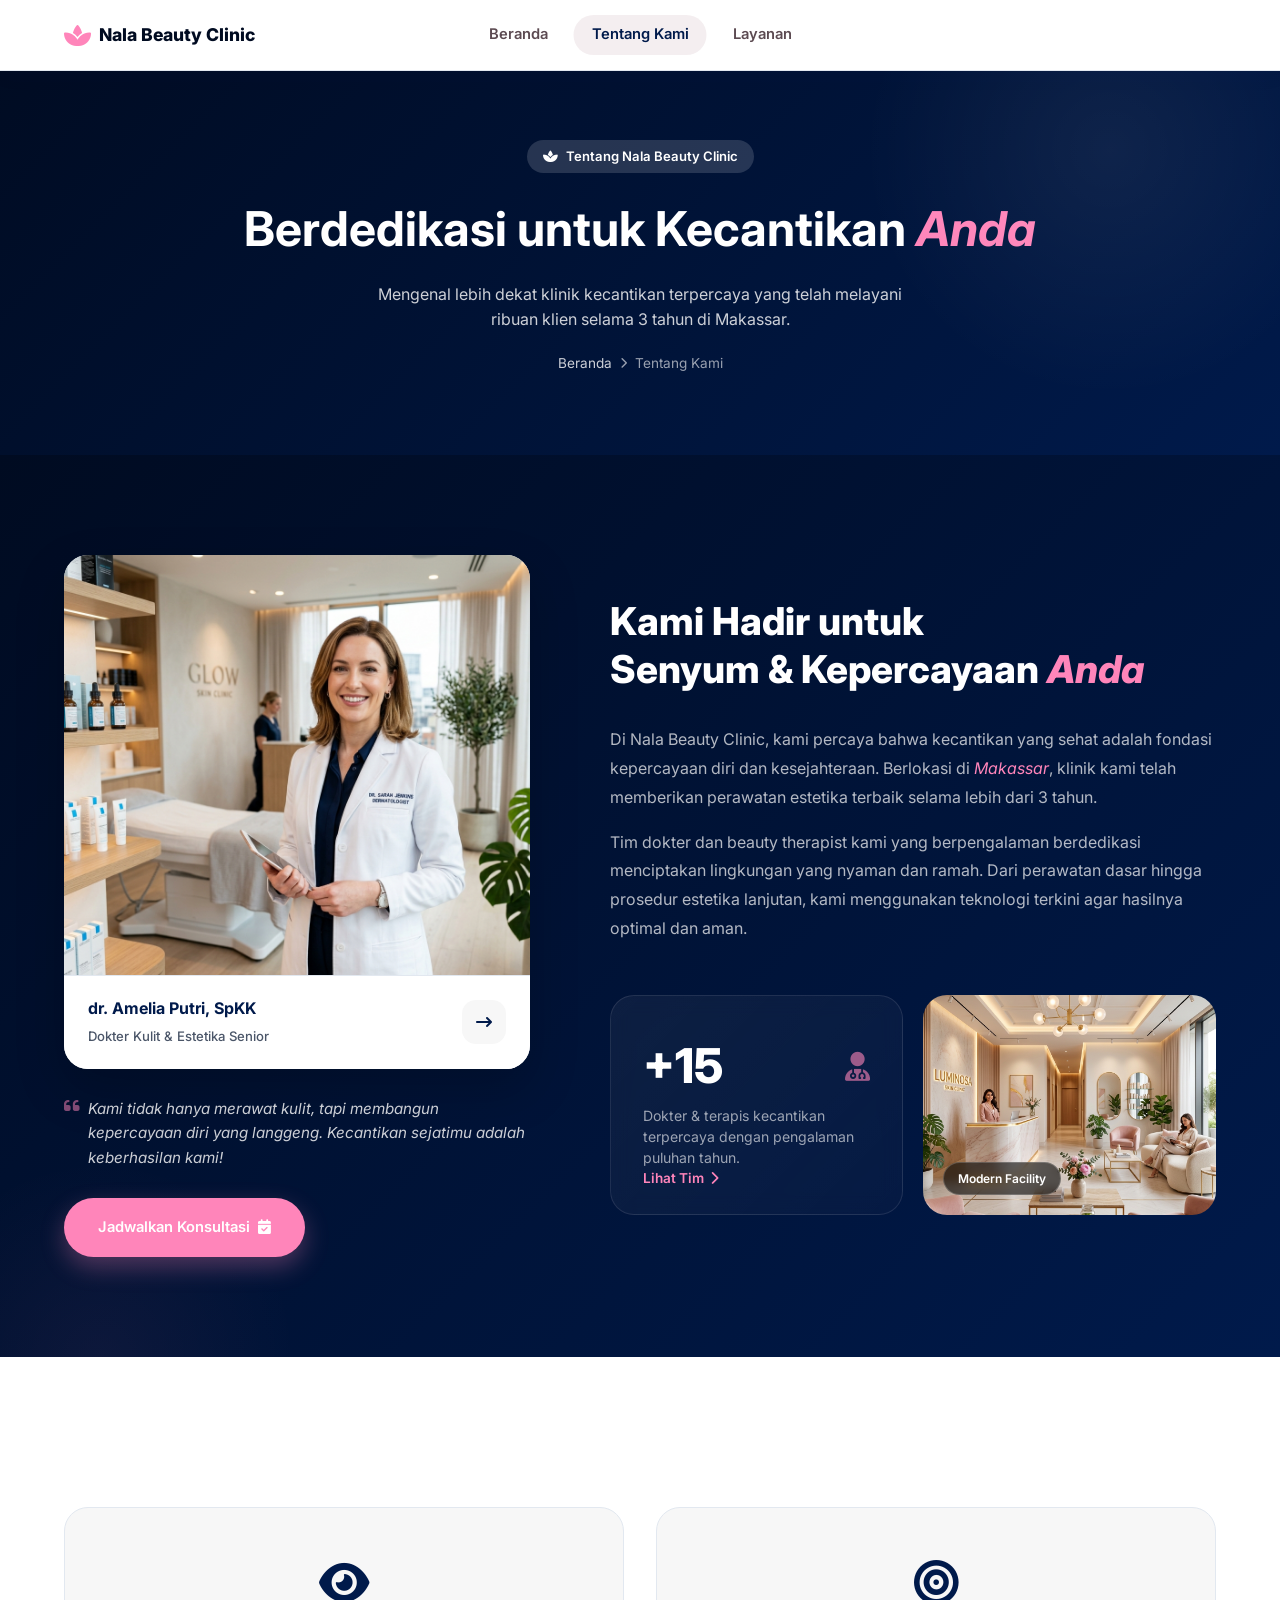
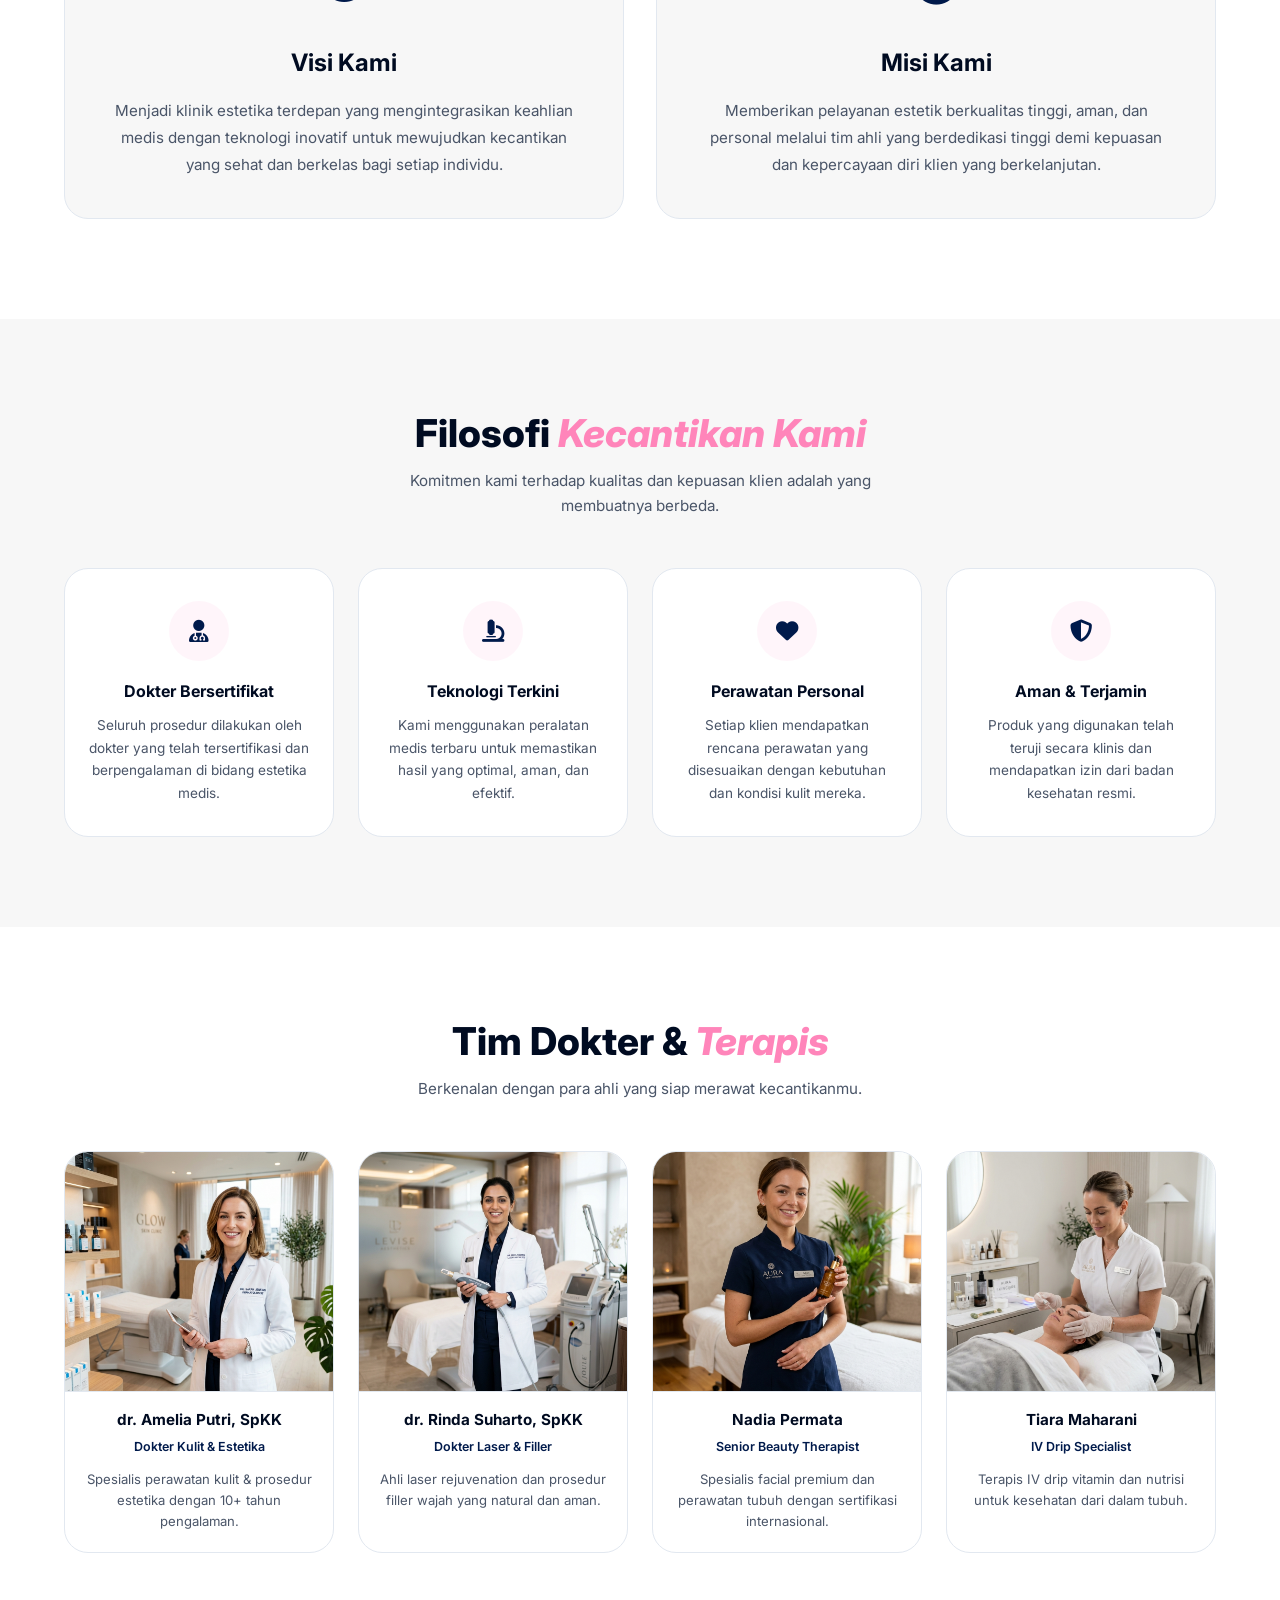
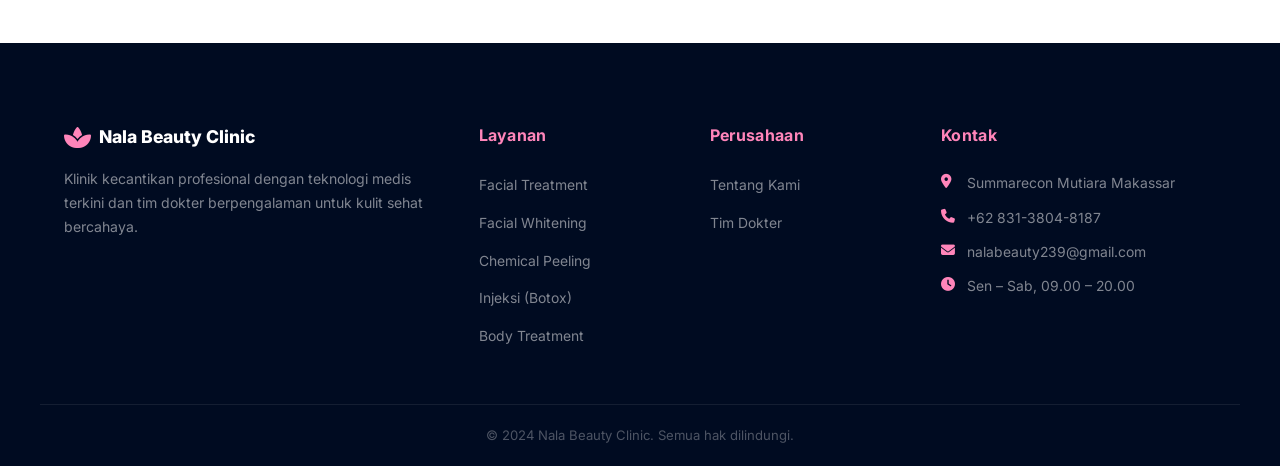
<file: about.html>
<!DOCTYPE html>
<html lang="id">
<head>
  <meta charset="UTF-8" />
  <meta name="viewport" content="width=device-width, initial-scale=1.0" />
  <meta name="description" content="Tentang Nala Beauty Clinic – Tim dokter kecantikan berpengalaman di Makassar. Kenali kami lebih dekat." />
  <title>Tentang Kami – Nala Beauty Clinic</title>
  <link rel="preconnect" href="https://fonts.googleapis.com" />
  <link rel="preconnect" href="https://fonts.gstatic.com" crossorigin />
  <link href="https://fonts.googleapis.com/css2?family=Inter:wght@400;500;600;700;800&display=swap" rel="stylesheet" />
  <link rel="stylesheet" href="https://cdnjs.cloudflare.com/ajax/libs/font-awesome/6.5.0/css/all.min.css" />
  <link rel="stylesheet" href="shared.css" />
  <link rel="stylesheet" href="about.css" />
</head>
<body>

  <!-- ===== NAVBAR ===== -->
  <header class="navbar" id="navbar">
    <div class="container nav-inner">
      <a href="index.html" class="logo">
        <i class="fa-solid fa-spa logo-icon"></i>
        <span class="logo-text">Nala Beauty Clinic</span>
      </a>
      <nav class="nav-links" id="nav-links">
        <a href="index.html" class="nav-link">Beranda</a>
        <a href="about.html" class="nav-link active">Tentang Kami</a>
        <a href="services.html" class="nav-link">Layanan</a>
      </nav>
      <button class="hamburger" id="hamburger" aria-label="Toggle menu">
        <span></span><span></span><span></span>
      </button>
    </div>
  </header>

  <!-- ===== PAGE HERO ===== -->
  <section class="page-hero">
    <div class="page-hero-eyebrow"><i class="fa-solid fa-spa"></i> Tentang Nala Beauty Clinic</div>
    <h1>Berdedikasi untuk Kecantikan <span class="highlight-italic pink">Anda</span></h1>
    <p>Mengenal lebih dekat klinik kecantikan terpercaya yang telah melayani ribuan klien selama 3 tahun di Makassar.</p>
    <div class="breadcrumb">
      <a href="index.html">Beranda</a>
      <i class="fa-solid fa-chevron-right"></i>
      <span>Tentang Kami</span>
    </div>
  </section>
  
  <!-- ===== ABOUT MAIN ===== -->
  <section class="about-main">
    <div class="container about-inner">
      <!-- Left: doctor card & CTA -->
      <div class="about-left" data-aos="fade-right">
        <div class="doctor-card-wrapper">
          <div class="doctor-card">
            <div class="doctor-img-placeholder">
              <img src="assets/team/amelia.png" alt="dr. Amelia Putri">
            </div>
            <div class="doctor-info-tag">
              <div class="doctor-meta">
                <strong>dr. Amelia Putri, SpKK</strong>
                <span>Dokter Kulit & Estetika Senior</span>
              </div>
              <a href="#team" class="corner-btn"><i class="fa-solid fa-arrow-right-long"></i></a>
            </div>
          </div>
          <div class="quote-box">
             <i class="fa-solid fa-quote-left quote-icon"></i>
             <p>Kami tidak hanya merawat kulit, tapi membangun kepercayaan diri yang langgeng. Kecantikan sejatimu adalah keberhasilan kami!</p>
          </div>
          <a href="https://wa.me/6283138048187" class="btn btn-rose-glow">Jadwalkan Konsultasi <i class="fa-solid fa-calendar-check"></i></a>
        </div>
      </div>

      <!-- Right: introduction text & stats -->
      <div class="about-right" data-aos="fade-left">
        <div class="about-content">
          <h2 class="section-title white">Kami Hadir untuk<br>Senyum & Kepercayaan <span class="highlight-italic pink">Anda</span></h2>
          <div class="about-desc-wrapper">
            <p class="about-desc">
              Di Nala Beauty Clinic, kami percaya bahwa kecantikan yang sehat adalah fondasi kepercayaan diri dan kesejahteraan. Berlokasi di <span class="highlight-italic pink">Makassar</span>, klinik kami telah memberikan perawatan estetika terbaik selama lebih dari 3 tahun.
            </p>
            <p class="about-desc">
              Tim dokter dan beauty therapist kami yang berpengalaman berdedikasi menciptakan lingkungan yang nyaman dan ramah. Dari perawatan dasar hingga prosedur estetika lanjutan, kami menggunakan teknologi terkini agar hasilnya optimal dan aman.
            </p>
          </div>
          
          <div class="about-stats-grid">
            <div class="stat-card rose-gradient">
              <div class="stat-header">
                <span class="stat-num">+15</span>
                <i class="fa-solid fa-user-doctor stat-icon"></i>
              </div>
              <p class="stat-text">Dokter & terapis kecantikan terpercaya dengan pengalaman puluhan tahun.</p>
              <a href="#team" class="stat-link">Lihat Tim <i class="fa-solid fa-chevron-right"></i></a>
            </div>
            <div class="stat-card clinic-img-card">
              <div class="clinic-img-overlay">
                <img src="assets/clinic/interior.png" alt="Interior Nala Beauty Clinic">
                <div class="img-badge">Modern Facility</div>
              </div>
            </div>
          </div>
        </div>
      </div>
    </div>
  </section>

  <!-- ===== VISION & MISSION ===== -->
  <section class="vision-mission">
    <div class="container">
      <div class="vm-grid">
        <div class="vm-card" data-aos="fade-up">
          <div class="vm-icon"><i class="fa-solid fa-eye"></i></div>
          <h3>Visi Kami</h3>
          <p>Menjadi klinik estetika terdepan yang mengintegrasikan keahlian medis dengan teknologi inovatif untuk mewujudkan kecantikan yang sehat dan berkelas bagi setiap individu.</p>
        </div>
        <div class="vm-card" data-aos="fade-up" data-aos-delay="100">
          <div class="vm-icon"><i class="fa-solid fa-bullseye"></i></div>
          <h3>Misi Kami</h3>
          <p>Memberikan pelayanan estetik berkualitas tinggi, aman, dan personal melalui tim ahli yang berdedikasi tinggi demi kepuasan dan kepercayaan diri klien yang berkelanjutan.</p>
        </div>
      </div>
    </div>
  </section>

  <!-- ===== VALUES ===== -->
  <section class="values">
    <div class="container">
      <div class="section-header" data-aos="fade-up">
        <h2 class="section-title dark">Filosofi <span class="highlight-italic pink">Kecantikan Kami</span></h2>
        <p class="section-sub">Komitmen kami terhadap kualitas dan kepuasan klien adalah yang membuatnya berbeda.</p>
      </div>
      <div class="values-grid" data-aos="fade-up">
        <div class="value-card">
          <div class="value-icon"><i class="fa-solid fa-user-doctor"></i></div>
          <h3>Dokter Bersertifikat</h3>
          <p>Seluruh prosedur dilakukan oleh dokter yang telah tersertifikasi dan berpengalaman di bidang estetika medis.</p>
        </div>
        <div class="value-card">
          <div class="value-icon"><i class="fa-solid fa-microscope"></i></div>
          <h3>Teknologi Terkini</h3>
          <p>Kami menggunakan peralatan medis terbaru untuk memastikan hasil yang optimal, aman, dan efektif.</p>
        </div>
        <div class="value-card">
          <div class="value-icon"><i class="fa-solid fa-heart"></i></div>
          <h3>Perawatan Personal</h3>
          <p>Setiap klien mendapatkan rencana perawatan yang disesuaikan dengan kebutuhan dan kondisi kulit mereka.</p>
        </div>
        <div class="value-card">
          <div class="value-icon"><i class="fa-solid fa-shield-halved"></i></div>
          <h3>Aman & Terjamin</h3>
          <p>Produk yang digunakan telah teruji secara klinis dan mendapatkan izin dari badan kesehatan resmi.</p>
        </div>
      </div>
    </div>
  </section>

  <!-- ===== TEAM ===== -->
  <section class="team" id="team">
    <div class="container">
      <div class="section-header" data-aos="fade-up">
        <h2 class="section-title dark">Tim Dokter & <span class="highlight-italic pink">Terapis</span></h2>
        <p class="section-sub">Berkenalan dengan para ahli yang siap merawat kecantikanmu.</p>
      </div>
      <div class="team-grid" data-aos="fade-up">
        <div class="team-card">
          <div class="team-img"><img src="assets/team/amelia.png" alt="dr. Amelia Putri"></div>
          <h3>dr. Amelia Putri, SpKK</h3>
          <span>Dokter Kulit & Estetika</span>
          <p>Spesialis perawatan kulit & prosedur estetika dengan 10+ tahun pengalaman.</p>
        </div>
        <div class="team-card">
          <div class="team-img"><img src="assets/team/rinda.png" alt="dr. Rinda Suharto"></div>
          <h3>dr. Rinda Suharto, SpKK</h3>
          <span>Dokter Laser & Filler</span>
          <p>Ahli laser rejuvenation dan prosedur filler wajah yang natural dan aman.</p>
        </div>
        <div class="team-card">
          <div class="team-img"><img src="assets/team/nadia.png" alt="Nadia Permata"></div>
          <h3>Nadia Permata</h3>
          <span>Senior Beauty Therapist</span>
          <p>Spesialis facial premium dan perawatan tubuh dengan sertifikasi internasional.</p>
        </div>
        <div class="team-card">
          <div class="team-img"><img src="assets/team/tiara.png" alt="Tiara Maharani"></div>
          <h3>Tiara Maharani</h3>
          <span>IV Drip Specialist</span>
          <p>Terapis IV drip vitamin dan nutrisi untuk kesehatan dari dalam tubuh.</p>
        </div>
      </div>
    </div>
  </section>

  <!-- ===== FOOTER ===== -->
  <footer class="footer">
    <div class="container footer-inner">
      <div class="footer-brand">
        <a href="index.html" class="logo">
          <i class="fa-solid fa-spa logo-icon"></i>
          <span class="logo-text">Nala Beauty Clinic</span>
        </a>
        <p class="footer-tagline">Klinik kecantikan profesional dengan teknologi medis terkini dan tim dokter berpengalaman untuk kulit sehat bercahaya.</p>

      </div>
      <div class="footer-links">
        <h4>Layanan</h4>
        <ul>
          <li><a href="service-facial.html">Facial Treatment</a></li>
          <li><a href="service-whitening.html">Facial Whitening</a></li>
          <li><a href="service-peeling.html">Chemical Peeling</a></li>
          <li><a href="service-botox.html">Injeksi (Botox)</a></li>
          <li><a href="service-body.html">Body Treatment</a></li>
        </ul>
      </div>
      <div class="footer-links">
        <h4>Perusahaan</h4>
        <ul>
          <li><a href="about.html">Tentang Kami</a></li>
          <li><a href="about.html">Tim Dokter</a></li>
        </ul>
      </div>
      <div class="footer-contact">
        <h4>Kontak</h4>
        <ul>
          <li><i class="fa-solid fa-location-dot"></i>Summarecon Mutiara Makassar</li>
          <li><i class="fa-solid fa-phone"></i> +62 831-3804-8187</li>
          <li><i class="fa-solid fa-envelope"></i> nalabeauty239@gmail.com</li>
          <li><i class="fa-solid fa-clock"></i> Sen – Sab, 09.00 – 20.00</li>
        </ul>
      </div>
    </div>
    <div class="footer-bottom">
      <p>© 2024 Nala Beauty Clinic. Semua hak dilindungi.</p>
    </div>
  </footer>

  <script src="js/main.js"></script>
</body>
</html>
</file>
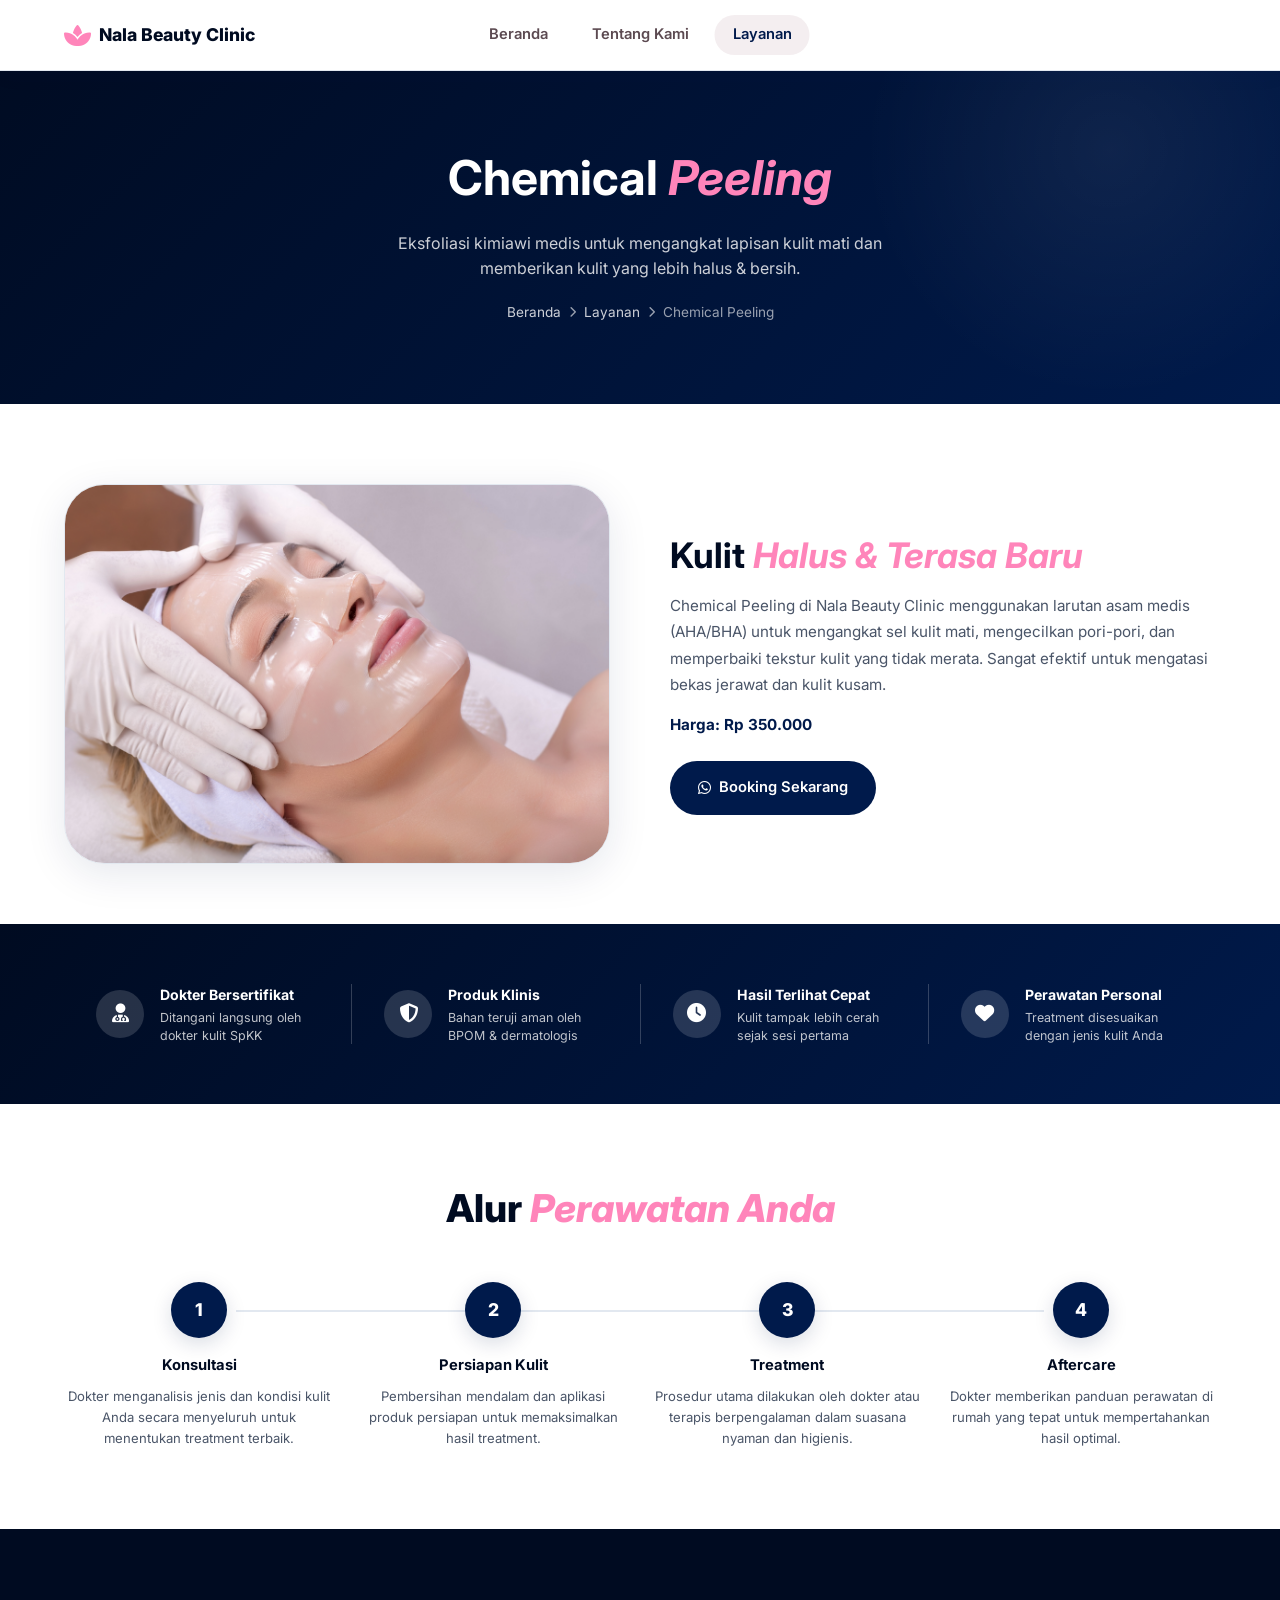
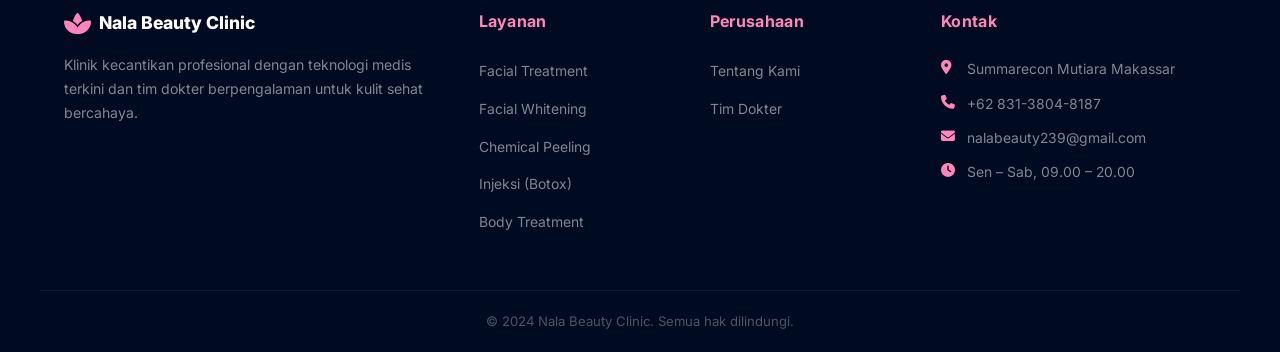
<file: service-peeling.html>
<!DOCTYPE html>
<html lang="id">
<head>
  <meta charset="UTF-8" />
  <meta name="viewport" content="width=device-width, initial-scale=1.0" />
  <meta name="description" content="Perawatan Wajah – Facial premium, chemical peeling, microdermabrasi, dan HydraFacial oleh dokter bersertifikat di Nala Beauty Clinic Makassar." />
  <title>Chemical Peeling – Nala Beauty Clinic</title>
  <link rel="preconnect" href="https://fonts.googleapis.com" />
  <link rel="preconnect" href="https://fonts.gstatic.com" crossorigin />
  <link href="https://fonts.googleapis.com/css2?family=Inter:wght@400;500;600;700;800&display=swap" rel="stylesheet" />
  <link rel="stylesheet" href="https://cdnjs.cloudflare.com/ajax/libs/font-awesome/6.5.0/css/all.min.css" />
  <link rel="stylesheet" href="shared.css" />
  <link rel="stylesheet" href="service-detail.css" />
</head>
<body>

  <!-- NAVBAR -->
  <header class="navbar" id="navbar">
    <div class="container nav-inner">
      <a href="index.html" class="logo">
        <i class="fa-solid fa-spa logo-icon"></i>
        <span class="logo-text">Nala Beauty Clinic</span>
      </a>
      <nav class="nav-links" id="nav-links">
        <a href="index.html" class="nav-link">Beranda</a>
        <a href="about.html" class="nav-link">Tentang Kami</a>
        <a href="services.html" class="nav-link active">Layanan</a>
      </nav>
      <button class="hamburger" id="hamburger" aria-label="Toggle menu"><span></span><span></span><span></span></button>
    </div>
  </header>

  <!-- PAGE HERO -->
  <section class="page-hero">
    <h1>Chemical <span class="highlight-italic pink">Peeling</span></h1>
    <p>Eksfoliasi kimiawi medis untuk mengangkat lapisan kulit mati dan memberikan kulit yang lebih halus & bersih.</p>
    <div class="breadcrumb">
      <a href="index.html">Beranda</a><i class="fa-solid fa-chevron-right"></i>
      <a href="services.html">Layanan</a><i class="fa-solid fa-chevron-right"></i>
      <span>Chemical Peeling</span>
    </div>
  </section>

  <!-- INTRO -->
  <section class="service-intro">
    <div class="container service-intro-inner">
      <img src="assets/chemical.jpg" class="service-intro-img" data-aos="fade-right">
      </img>
      <div class="service-intro-content" data-aos="fade-left">
        <h2>Kulit <span class="highlight-italic pink">Halus & Terasa Baru</span></h2>
        <p>Chemical Peeling di Nala Beauty Clinic menggunakan larutan asam medis (AHA/BHA) untuk mengangkat sel kulit mati, mengecilkan pori-pori, dan memperbaiki tekstur kulit yang tidak merata. Sangat efektif untuk mengatasi bekas jerawat dan kulit kusam.</p>
        <div class="detail-price">Harga: Rp 350.000</div>
        <a href="https://wa.me/6283138048187" class="btn btn-primary" target="_blank">
          <i class="fa-brands fa-whatsapp"></i> Booking Sekarang
        </a>
      </div>
    </div>
  </section>

  <!-- BENEFITS BAR -->
  <div class="benefits-bar">
    <div class="container benefits-inner">
      <div class="benefit-item">
        <div class="benefit-icon"><i class="fa-solid fa-user-doctor"></i></div>
        <div><h4>Dokter Bersertifikat</h4><p>Ditangani langsung oleh dokter kulit SpKK</p></div>
      </div>
      <div class="benefit-item">
        <div class="benefit-icon"><i class="fa-solid fa-shield-halved"></i></div>
        <div><h4>Produk Klinis</h4><p>Bahan teruji aman oleh BPOM & dermatologis</p></div>
      </div>
      <div class="benefit-item">
        <div class="benefit-icon"><i class="fa-solid fa-clock"></i></div>
        <div><h4>Hasil Terlihat Cepat</h4><p>Kulit tampak lebih cerah sejak sesi pertama</p></div>
      </div>
      <div class="benefit-item">
        <div class="benefit-icon"><i class="fa-solid fa-heart"></i></div>
        <div><h4>Perawatan Personal</h4><p>Treatment disesuaikan dengan jenis kulit Anda</p></div>
      </div>
    </div>
  </div>



  <!-- PROCESS STEPS -->
  <section class="process-section">
    <div class="container">
      <div class="section-header" data-aos="fade-up">
        <h2 class="section-title dark">Alur <span class="highlight-italic pink">Perawatan Anda</span></h2>
      </div>
      <div class="steps-row" data-aos="fade-up">
        <div class="step">
          <div class="step-num">1</div>
          <h4>Konsultasi</h4>
          <p>Dokter menganalisis jenis dan kondisi kulit Anda secara menyeluruh untuk menentukan treatment terbaik.</p>
        </div>
        <div class="step">
          <div class="step-num">2</div>
          <h4>Persiapan Kulit</h4>
          <p>Pembersihan mendalam dan aplikasi produk persiapan untuk memaksimalkan hasil treatment.</p>
        </div>
        <div class="step">
          <div class="step-num">3</div>
          <h4>Treatment</h4>
          <p>Prosedur utama dilakukan oleh dokter atau terapis berpengalaman dalam suasana nyaman dan higienis.</p>
        </div>
        <div class="step">
          <div class="step-num">4</div>
          <h4>Aftercare</h4>
          <p>Dokter memberikan panduan perawatan di rumah yang tepat untuk mempertahankan hasil optimal.</p>
        </div>
      </div>
    </div>
  </section>

  <!-- FOOTER -->
  <footer class="footer">
    <div class="container footer-inner">
      <div class="footer-brand">
        <a href="index.html" class="logo">
          <i class="fa-solid fa-spa logo-icon"></i>
          <span class="logo-text">Nala Beauty Clinic</span>
        </a>
        <p class="footer-tagline">Klinik kecantikan profesional dengan teknologi medis terkini dan tim dokter berpengalaman untuk kulit sehat bercahaya.</p>

      </div>
      <div class="footer-links">
        <h4>Layanan</h4>
        <ul>
          <li><a href="service-facial.html">Facial Treatment</a></li>
          <li><a href="service-whitening.html">Facial Whitening</a></li>
          <li><a href="service-peeling.html">Chemical Peeling</a></li>
          <li><a href="service-botox.html">Injeksi (Botox)</a></li>
          <li><a href="service-body.html">Body Treatment</a></li>
        </ul>
      </div>
      <div class="footer-links">
        <h4>Perusahaan</h4>
        <ul>
          <li><a href="about.html">Tentang Kami</a></li>
          <li><a href="about.html">Tim Dokter</a></li>
        </ul>
      </div>
      <div class="footer-contact">
        <h4>Kontak</h4>
        <ul>
          <li><i class="fa-solid fa-location-dot"></i>Summarecon Mutiara Makassar</li>
          <li><i class="fa-solid fa-phone"></i> +62 831-3804-8187</li>
          <li><i class="fa-solid fa-envelope"></i> nalabeauty239@gmail.com</li>
          <li><i class="fa-solid fa-clock"></i> Sen – Sab, 09.00 – 20.00</li>
        </ul>
      </div>
    </div>
    <div class="footer-bottom"><p>© 2024 Nala Beauty Clinic. Semua hak dilindungi.</p></div>
  </footer>

  <script src="js/main.js"></script>
</body>
</html>
</file>
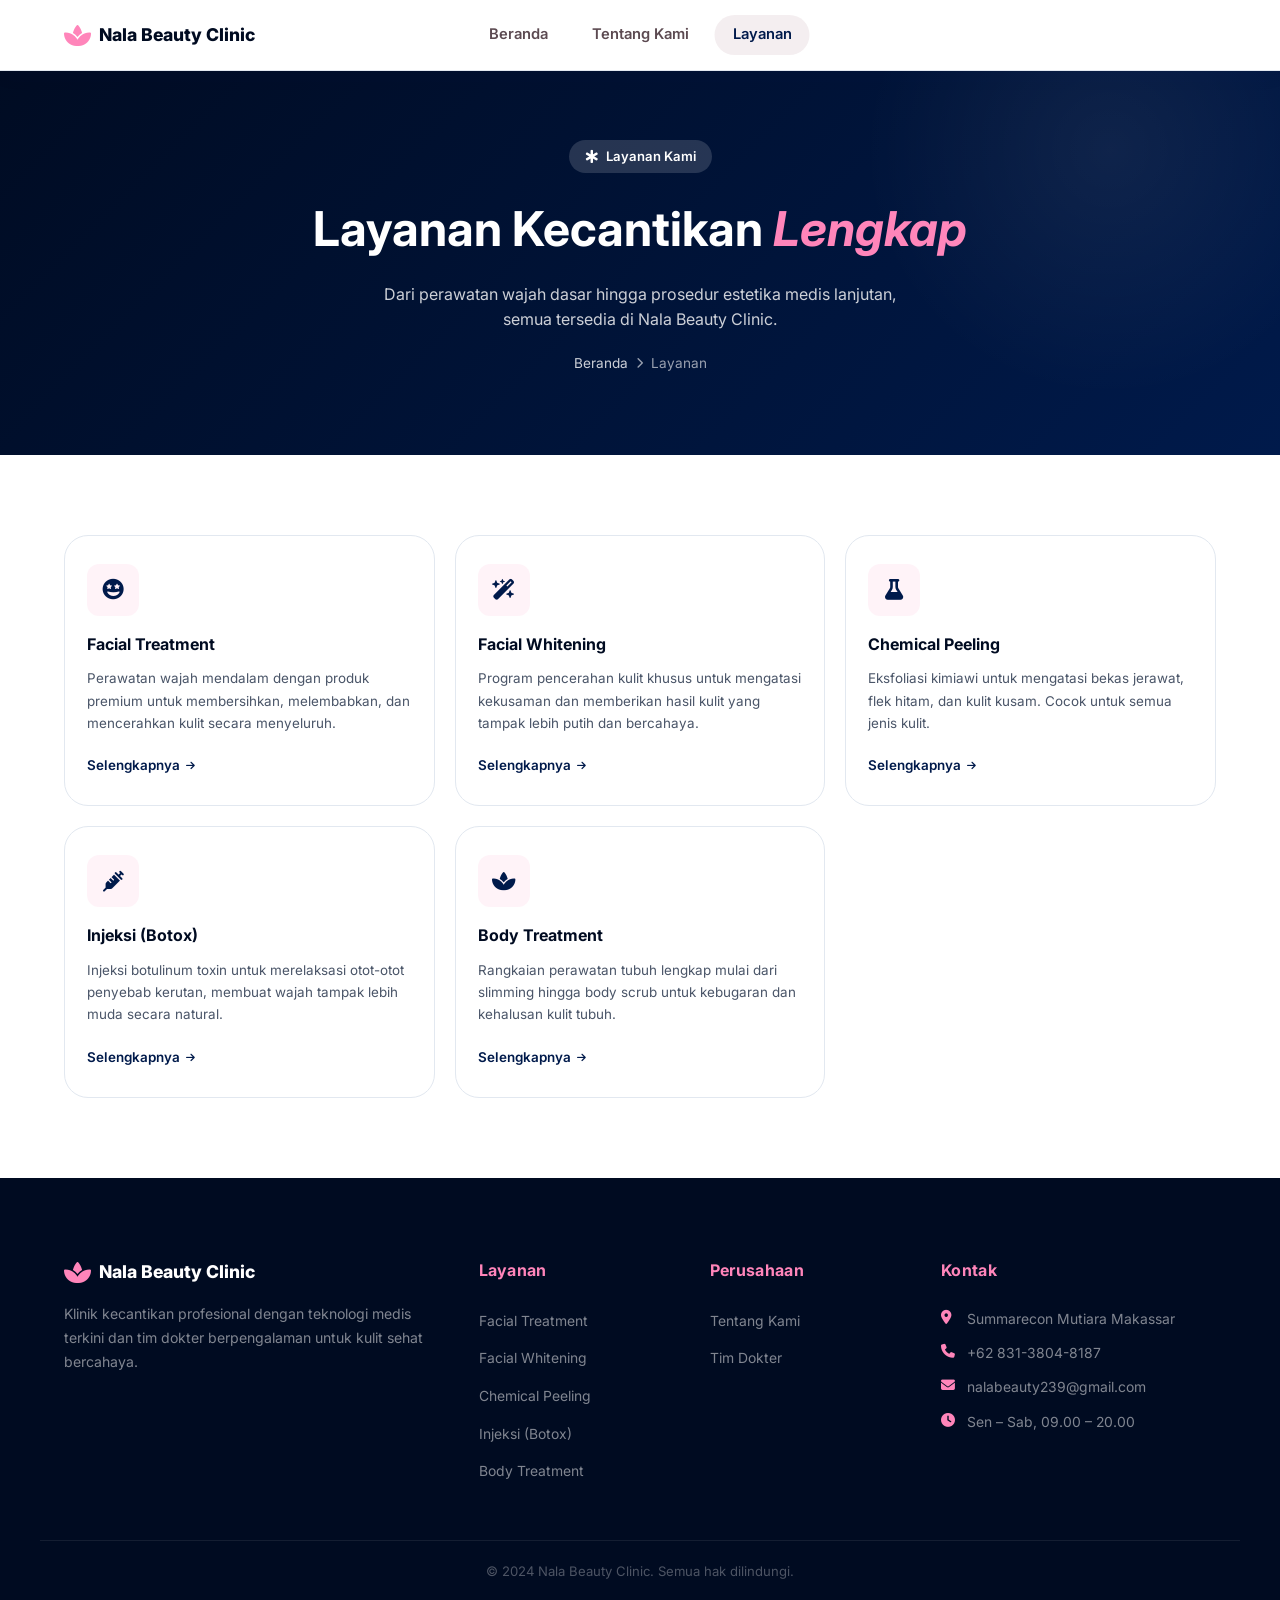
<file: services.html>
<!DOCTYPE html>
<html lang="id">
<head>
  <meta charset="UTF-8" />
  <meta name="viewport" content="width=device-width, initial-scale=1.0" />
  <meta name="description" content="Layanan Nala Beauty Clinic – Perawatan wajah, laser, botox, filler, dan body treatment profesional di Makassar." />
  <title>Layanan – Nala Beauty Clinic</title>
  <link rel="preconnect" href="https://fonts.googleapis.com" />
  <link rel="preconnect" href="https://fonts.gstatic.com" crossorigin />
  <link href="https://fonts.googleapis.com/css2?family=Inter:wght@400;500;600;700;800&display=swap" rel="stylesheet" />
  <link rel="stylesheet" href="https://cdnjs.cloudflare.com/ajax/libs/font-awesome/6.5.0/css/all.min.css" />
  <link rel="stylesheet" href="shared.css" />
  <link rel="stylesheet" href="services.css" />
</head>
<body>

  <!-- ===== NAVBAR ===== -->
  <header class="navbar" id="navbar">
    <div class="container nav-inner">
      <a href="index.html" class="logo">
        <i class="fa-solid fa-spa logo-icon"></i>
        <span class="logo-text">Nala Beauty Clinic</span>
      </a>
      <nav class="nav-links" id="nav-links">
        <a href="index.html" class="nav-link">Beranda</a>
        <a href="about.html" class="nav-link">Tentang Kami</a>
        <a href="services.html" class="nav-link active">Layanan</a>
      </nav>
      <button class="hamburger" id="hamburger" aria-label="Toggle menu">
        <span></span><span></span><span></span>
      </button>
    </div>
  </header>

  <!-- ===== PAGE HERO ===== -->
  <section class="page-hero">
    <div class="page-hero-eyebrow"><i class="fa-solid fa-star-of-life"></i> Layanan Kami</div>
    <h1>Layanan Kecantikan <span class="highlight-italic pink">Lengkap</span></h1>
    <p>Dari perawatan wajah dasar hingga prosedur estetika medis lanjutan, semua tersedia di Nala Beauty Clinic.</p>
    <div class="breadcrumb">
      <a href="index.html">Beranda</a>
      <i class="fa-solid fa-chevron-right"></i>
      <span>Layanan</span>
    </div>
  </section>

  <!-- ===== SERVICES GRID ===== -->
  <section class="services-page">
    <div class="container">

      <div class="services-main-grid" data-aos="fade-up">
        
        <div class="service-card">
          <div class="service-icon-wrap"><i class="fa-solid fa-face-grin-stars"></i></div>
          <h3>Facial Treatment</h3>
          <p>Perawatan wajah mendalam dengan produk premium untuk membersihkan, melembabkan, dan mencerahkan kulit secara menyeluruh.</p>
          <a href="service-facial.html" class="service-link">Selengkapnya <i class="fa-solid fa-arrow-right fa-xs"></i></a>
        </div>

        <div class="service-card">
          <div class="service-icon-wrap"><i class="fa-solid fa-wand-magic-sparkles"></i></div>
          <h3>Facial Whitening</h3>
          <p>Program pencerahan kulit khusus untuk mengatasi kekusaman dan memberikan hasil kulit yang tampak lebih putih dan bercahaya.</p>
          <a href="service-whitening.html" class="service-link">Selengkapnya <i class="fa-solid fa-arrow-right fa-xs"></i></a>
        </div>

        <div class="service-card">
          <div class="service-icon-wrap"><i class="fa-solid fa-flask"></i></div>
          <h3>Chemical Peeling</h3>
          <p>Eksfoliasi kimiawi untuk mengatasi bekas jerawat, flek hitam, dan kulit kusam. Cocok untuk semua jenis kulit.</p>
          <a href="service-peeling.html" class="service-link">Selengkapnya <i class="fa-solid fa-arrow-right fa-xs"></i></a>
        </div>

        <div class="service-card">
          <div class="service-icon-wrap"><i class="fa-solid fa-syringe"></i></div>
          <h3>Injeksi (Botox)</h3>
          <p>Injeksi botulinum toxin untuk merelaksasi otot-otot penyebab kerutan, membuat wajah tampak lebih muda secara natural.</p>
          <a href="service-botox.html" class="service-link">Selengkapnya <i class="fa-solid fa-arrow-right fa-xs"></i></a>
        </div>

        <div class="service-card">
          <div class="service-icon-wrap"><i class="fa-solid fa-spa"></i></div>
          <h3>Body Treatment</h3>
          <p>Rangkaian perawatan tubuh lengkap mulai dari slimming hingga body scrub untuk kebugaran dan kehalusan kulit tubuh.</p>
          <a href="service-body.html" class="service-link">Selengkapnya <i class="fa-solid fa-arrow-right fa-xs"></i></a>
        </div>

      </div>

    </div>
  </section>

  <footer class="footer">
    <div class="container footer-inner">
      <div class="footer-brand">
        <a href="index.html" class="logo">
          <i class="fa-solid fa-spa logo-icon"></i>
          <span class="logo-text">Nala Beauty Clinic</span>
        </a>
        <p class="footer-tagline">Klinik kecantikan profesional dengan teknologi medis terkini dan tim dokter berpengalaman untuk kulit sehat bercahaya.</p>

      </div>
      <div class="footer-links">
        <h4>Layanan</h4>
        <ul>
          <li><a href="service-facial.html">Facial Treatment</a></li>
          <li><a href="service-whitening.html">Facial Whitening</a></li>
          <li><a href="service-peeling.html">Chemical Peeling</a></li>
          <li><a href="service-botox.html">Injeksi (Botox)</a></li>
          <li><a href="service-body.html">Body Treatment</a></li>
        </ul>
      </div>
      <div class="footer-links">
        <h4>Perusahaan</h4>
        <ul>
          <li><a href="about.html">Tentang Kami</a></li>
          <li><a href="about.html">Tim Dokter</a></li>
        </ul>
      </div>
      <div class="footer-contact">
        <h4>Kontak</h4>
        <ul>
          <li><i class="fa-solid fa-location-dot"></i>Summarecon Mutiara Makassar</li>
          <li><i class="fa-solid fa-phone"></i> +62 831-3804-8187</li>
          <li><i class="fa-solid fa-envelope"></i> nalabeauty239@gmail.com</li>
          <li><i class="fa-solid fa-clock"></i> Sen – Sab, 09.00 – 20.00</li>
        </ul>
      </div>
    </div>
    <div class="footer-bottom">
      <p>© 2024 Nala Beauty Clinic. Semua hak dilindungi.</p>
    </div>
  </footer>

  <script src="js/main.js"></script>
</body>
</html>
</file>
<file: shared.css>
/* ================================================================
   Nala Beauty Clinic – shared.css
   Common styles: variables, reset, navbar, footer, buttons, utilities
   ================================================================ */

/* ── Variables ─────────────────────────────────────────────── */
:root {
  --rose:          #001A4B;
  --rose-dark:     #000B21;
  --rose-light:    #FFDAEB;
  --pink:          #FF85BA;
  --gold:          #FF85BA;
  --gold-light:    #FFF0F6;
  --dark:          #000B21;
  --gray-text:     #4A5568;
  --light-bg:      #F7F7F7;
  --white:         #FFFFFF;
  --border:        #E2E8F0;
  --shadow-sm:     0 4px 20px rgba(0, 26, 75, .05);
  --shadow-md:     0 10px 40px rgba(0, 26, 75, .10);
  --radius-sm:     12px;
  --radius-md:     24px;
  --radius-lg:     40px;
  --transition:    .4s cubic-bezier(.4, 0, .2, 1);
  --font:          'Inter', sans-serif;
  --font-serif:    'Inter', sans-serif;
  
  /* Gradients */
  --gradient-rose: linear-gradient(135deg, var(--rose-dark) 0%, var(--rose) 100%);
  --gradient-gold: linear-gradient(135deg, #FFB6D5 0%, var(--pink) 100%);
  --gradient-soft: linear-gradient(135deg, #FFFFFF 0%, var(--light-bg) 100%);
}

/* ── Reset & Base ───────────────────────────────────────────── */
*, *::before, *::after { box-sizing: border-box; margin: 0; padding: 0; }
html { scroll-behavior: smooth; }
body {
  font-family: var(--font);
  color: var(--dark);
  background: var(--white);
  overflow-x: hidden;
  line-height: 1.6;
}
a { text-decoration: none; color: inherit; }
img { max-width: 100%; display: block; }
ul { list-style: none; }

/* ── Container ──────────────────────────────────────────────── */
.container {
  max-width: 1200px;
  margin: 0 auto;
  padding: 0 24px;
}
@media (max-width: 480px) {
  .container { padding: 0 20px; }
}

/* ── Scroll Reveal ──────────────────────────────────────────── */
[data-aos] {
  opacity: 0;
  transform: translateY(28px);
  transition: opacity .6s ease, transform .6s ease;
}
[data-aos].visible { opacity: 1; transform: translateY(0); }
[data-aos="fade-right"] { transform: translateX(-30px); }
[data-aos="fade-right"].visible { transform: translateX(0); }
[data-aos="fade-left"] { transform: translateX(30px); }
[data-aos="fade-left"].visible { transform: translateX(0); }

/* ── Buttons ────────────────────────────────────────────────── */
.btn {
  display: inline-flex;
  align-items: center;
  gap: 8px;
  padding: 13px 26px;
  border-radius: 50px;
  font-weight: 600;
  font-size: .92rem;
  cursor: pointer;
  transition: var(--transition);
  border: 2px solid transparent;
}
.btn-primary { background: var(--rose); color: var(--white); }
.btn-primary:hover { background: var(--rose-dark); transform: translateY(-2px); box-shadow: 0 6px 20px rgba(107,16,48,.35); }
.btn-outline { background: transparent; border-color: var(--dark); color: var(--dark); }
.btn-outline:hover { background: var(--dark); color: var(--white); transform: translateY(-2px); }
.btn-white { background: var(--white); color: var(--rose); }
.btn-white:hover { background: var(--light-bg); transform: translateY(-2px); }
.btn-outline-white { border-color: rgba(255,255,255,.6); color: var(--white); }
.btn-outline-white:hover { background: rgba(255,255,255,.15); transform: translateY(-2px); }
.btn-rose-outline {
  border: 2px solid var(--rose-light);
  color: var(--rose-light);
  padding: 12px 22px;
  border-radius: 50px;
  font-weight: 600;
  font-size: .9rem;
  display: inline-flex;
  align-items: center;
  gap: 8px;
  transition: var(--transition);
}
.btn-rose-outline:hover { background: var(--rose-light); color: var(--rose-dark); }

/* ── Section Titles ─────────────────────────────────────────── */
.section-title {
  font-size: clamp(1.7rem, 3vw, 2.4rem);
  font-weight: 800;
  line-height: 1.25;
  font-family: var(--font-serif);
}
.section-title.dark { color: var(--dark); }
.section-title.white { color: var(--white); }
.highlight-italic { font-style: italic; color: var(--pink); }
.highlight-italic.pink { color: var(--pink); }

/* ── Page Hero Banner (inner pages) ─────────────────────────── */
.page-hero {
  background: var(--gradient-rose);
  padding: 140px 24px 80px;
  text-align: center;
  position: relative;
  overflow: hidden;
}
.page-hero::before {
  content: '';
  position: absolute;
  width: 500px; height: 500px;
  border-radius: 50%;
  background: radial-gradient(circle, rgba(255,255,255,.06) 0%, transparent 70%);
  top: -100px; right: -80px;
  pointer-events: none;
}
.page-hero-eyebrow {
  display: inline-flex;
  align-items: center;
  gap: 8px;
  background: rgba(255,255,255,.15);
  color: var(--white);
  font-size: .82rem;
  font-weight: 600;
  padding: 6px 16px;
  border-radius: 50px;
  margin-bottom: 18px;
}
.page-hero h1 {
  font-family: var(--font-serif);
  font-size: clamp(2rem, 4vw, 3rem);
  color: var(--white);
  font-weight: 700;
  margin-bottom: 14px;
}
.page-hero p {
  color: rgba(255,255,255,.8);
  font-size: 1rem;
  max-width: 540px;
  margin: 0 auto;
}
.breadcrumb {
  display: flex;
  align-items: center;
  justify-content: center;
  gap: 8px;
  margin-top: 20px;
  font-size: .85rem;
  color: rgba(255,255,255,.6);
}
.breadcrumb a { color: rgba(255,255,255,.8); transition: var(--transition); }
.breadcrumb a:hover { color: var(--rose-light); }
.breadcrumb i { font-size: .7rem; }

/* ================================================================
   NAVBAR
   ================================================================ */
.navbar {
  position: fixed;
  top: 0; left: 0; right: 0;
  z-index: 1000;
  background: var(--white);
  border-bottom: 1px solid var(--border);
  box-shadow: var(--shadow-sm);
  transition: var(--transition);
}
.navbar.scrolled {
  box-shadow: var(--shadow-md);
}
.nav-inner {
  display: flex;
  align-items: center;
  gap: 32px;
  height: 70px;
}
.logo {
  display: flex;
  align-items: center;
  gap: 8px;
  font-weight: 800;
  font-size: 1.1rem;
  color: var(--dark);
  white-space: nowrap;
  font-family: var(--font-serif);
}
.logo-icon { color: var(--pink); font-size: 1.5rem; }
.logo-accent { color: var(--rose); }

.nav-links {
  display: flex;
  align-items: center;
  gap: 8px;
  position: absolute;
  left: 50%;
  transform: translateX(-50%);
}
.nav-link {
  padding: 8px 18px;
  border-radius: 50px;
  font-size: .92rem;
  font-weight: 600;
  color: #5c4a51;
  transition: var(--transition);
}
.nav-link:hover, .nav-link.active { color: var(--rose); background: rgba(107,16,48,.07); }

.nav-actions { display: flex; align-items: center; gap: 12px; margin-left: auto; }
.btn-nav-cta {
  padding: 10px 20px;
  background: var(--rose);
  color: var(--white);
  border-radius: 50px;
  font-weight: 700;
  font-size: .85rem;
  box-shadow: 0 4px 14px rgba(0, 26, 75, .15);
  transition: var(--transition);
}
.btn-nav-cta:hover { background: var(--rose-dark); transform: translateY(-2px); box-shadow: 0 6px 20px rgba(0, 26, 75, .25); }
.btn-phone {
  width: 42px; height: 42px;
  border-radius: 50%;
  background: var(--rose);
  color: var(--white);
  display: flex;
  align-items: center;
  justify-content: center;
  font-size: 1rem;
  transition: var(--transition);
}
.btn-phone:hover { background: var(--rose-dark); transform: scale(1.05); }

.hamburger {
  display: none;
  flex-direction: column;
  gap: 5px;
  background: none;
  border: none;
  cursor: pointer;
  padding: 8px;
  margin-left: auto;
  z-index: 1001;
}
.hamburger span {
  display: block;
  width: 22px; height: 2px;
  background: var(--dark);
  border-radius: 2px;
  transition: var(--transition);
}
.hamburger.active span:nth-child(1) { transform: translateY(7px) rotate(45deg); }
.hamburger.active span:nth-child(2) { opacity: 0; }
.hamburger.active span:nth-child(3) { transform: translateY(-7px) rotate(-45deg); }

/* ================================================================
   FOOTER
   ================================================================ */
.footer {
  background: var(--rose-dark);
  padding: 80px 0 0;
}
.footer-inner {
  display: grid;
  grid-template-columns: 2fr 1fr 1fr 1.5fr;
  gap: 48px;
  padding-bottom: 56px;
  border-bottom: 1px solid rgba(255,255,255,.08);
}
.footer .logo { color: var(--white); margin-bottom: 16px; }
.footer .logo-icon { color: var(--pink); }
.footer .logo-accent { color: var(--pink); }
.footer-tagline { color: rgba(255,255,255,.50); font-size: .88rem; line-height: 1.7; margin-bottom: 24px; }
.footer-socials { display: flex; gap: 10px; }
.social-btn {
  width: 40px; height: 40px;
  border-radius: 50%;
  background: rgba(255,255,255,.08);
  color: rgba(255,255,255,.65);
  display: flex;
  align-items: center;
  justify-content: center;
  font-size: 1rem;
  transition: var(--transition);
}
.social-btn:hover { background: var(--pink); color: var(--white); }
.footer-links h4, .footer-contact h4 {
  color: var(--pink);
  font-size: 1rem;
  font-weight: 700;
  margin-bottom: 24px;
  letter-spacing: .02em;
}
.footer-links ul, .footer-contact ul { display: flex; flex-direction: column; gap: 12px; }
.footer-links a { color: rgba(255,255,255,.50); font-size: .87rem; transition: var(--transition); }
.footer-links a:hover { color: var(--pink); }
.footer-contact li {
  display: flex;
  align-items: flex-start;
  gap: 10px;
  color: rgba(255,255,255,.50);
  font-size: .87rem;
}
.footer-contact li i { color: var(--pink); margin-top: 3px; min-width: 16px; }
.footer-bottom {
  text-align: center;
  padding: 20px;
  color: rgba(255,255,255,.30);
  font-size: .82rem;
}

/* ================================================================
   STATS BANNER (shared)
   ================================================================ */
.stats-banner {
  background: var(--gradient-rose);
  padding: 80px 0;
}
.stats-inner {
  display: flex;
  align-items: center;
  justify-content: center;
  gap: 0;
}
.stat-item { flex: 1; text-align: center; color: var(--white); }
.stat-big {
  display: block;
  font-size: clamp(2rem, 4vw, 3rem);
  font-weight: 800;
  color: var(--gold);
  margin-bottom: 6px;
  font-family: var(--font-serif);
}
.stat-item p { font-size: .92rem; opacity: .8; }
.stat-divider { width: 1px; height: 60px; background: rgba(255,255,255,.25); }

/* ================================================================
   CTA (shared)
   ================================================================ */
.cta {
  background: var(--gradient-rose);
  padding: 80px 0;
}
.cta-inner {
  display: flex;
  align-items: center;
  justify-content: space-between;
  gap: 40px;
  flex-wrap: wrap;
}
.cta-text h2 {
  font-size: clamp(1.4rem, 2.5vw, 2rem);
  font-weight: 700;
  color: var(--white);
  margin-bottom: 10px;
  font-family: var(--font-serif);
}
.cta-text p { color: rgba(255,255,255,.85); max-width: 440px; font-size: .95rem; }
.cta-actions { display: flex; gap: 14px; flex-wrap: wrap; }

/* ================================================================
   RESPONSIVE (shared)
   ================================================================ */
@media (max-width: 1024px) {
  .footer-inner { grid-template-columns: 1fr 1fr; }
}

@media (max-width: 768px) {
  .footer-inner { grid-template-columns: 1fr; gap: 40px; text-align: center; }
  .footer-brand { display: flex; flex-direction: column; align-items: center; }
  .footer .logo { margin-bottom: 20px; }
  .footer-contact li { justify-content: center; text-align: center; }
  
  .stats-inner { flex-direction: column; gap: 40px; }
  .stat-divider { display: none; }
  
  .cta-inner { flex-direction: column; text-align: center; padding: 0 20px; }
  .cta-text p { margin: 0 auto 20px; }
  .cta-actions { justify-content: center; }

  .hamburger { display: flex; }
  
  .nav-links {
    position: fixed;
    top: 0; left: 0; right: 0; bottom: 0;
    left: 0; transform: none; /* Reset desktop centering */
    background: var(--white);
    flex-direction: column;
    justify-content: center;
    align-items: center;
    text-align: center;
    gap: 30px;
    padding: 24px;
    opacity: 0;
    visibility: hidden;
    transform: translateY(-20px);
    transition: var(--transition);
    z-index: 1000;
  }
  .nav-links.open {
    opacity: 1;
    visibility: visible;
    transform: translateY(0);
  }
  .nav-link { font-size: 1.2rem; width: auto; }
  
  .nav-actions .btn-primary { display: none; }
}

@media (max-width: 480px) {
  .btn { width: 100%; justify-content: center; }
  .cta-actions .btn { width: 100%; }
  .page-hero { padding: 120px 20px 60px; }
  .page-hero h1 { font-size: 1.8rem; }
}
</file>
<file: about.css>
/* about.css – Tentang Kami page specific styles */

/* ── About Main Section ──────────────────────────────────────── */
.about-main {
  background: var(--gradient-rose);
  padding: 100px 0;
  position: relative;
  overflow: hidden;
}
.about-main::before {
  content: '';
  position: absolute;
  width: 400px; height: 400px;
  background: radial-gradient(circle, rgba(255, 133, 186, 0.05) 0%, transparent 70%);
  bottom: -200px; left: -100px;
  pointer-events: none;
}
.about-inner {
  display: grid;
  grid-template-columns: 1fr 1.3fr;
  gap: 80px;
  align-items: center;
}
@media (max-width: 992px) {
  .about-inner { grid-template-columns: 1fr; gap: 48px; }
  .about-content { text-align: center; }
  .btn-rose-glow { align-self: center; }
}
.doctor-card-wrapper {
  display: flex;
  flex-direction: column;
  gap: 28px;
}
.doctor-card {
  background: var(--white);
  border-radius: var(--radius-md);
  overflow: hidden;
  box-shadow: 0 20px 50px rgba(0,0,0,0.2);
  position: relative;
  transition: var(--transition);
}
.doctor-card:hover { transform: translateY(-5px); box-shadow: 0 30px 60px rgba(0,0,0,0.3); }
.doctor-img-placeholder {
  height: 420px;
  background: var(--gradient-soft);
  overflow: hidden;
}
.doctor-img-placeholder img {
  width: 100%; height: 100%;
  object-fit: cover;
  transition: var(--transition);
}
.doctor-card:hover .doctor-img-placeholder img { transform: scale(1.03); }
.doctor-info-tag {
  display: flex;
  align-items: center;
  justify-content: space-between;
  padding: 20px 24px;
  background: var(--white);
  border-top: 1px solid var(--border);
}
.doctor-meta strong { display: block; color: var(--rose); font-size: 1rem; margin-bottom: 2px; }
.doctor-meta span { color: var(--gray-text); font-size: .82rem; font-weight: 500; }
.corner-btn {
  width: 44px; height: 44px;
  border-radius: 14px;
  background: var(--light-bg);
  color: var(--rose);
  display: flex;
  align-items: center;
  justify-content: center;
  transition: var(--transition);
}
.corner-btn:hover { background: var(--pink); color: var(--white); transform: rotate(-45deg); }

.quote-box {
  position: relative;
  padding: 0 0 0 24px;
}
.quote-icon {
  position: absolute;
  top: 0; left: 0;
  color: var(--pink);
  font-size: 1.1rem;
  opacity: .5;
}
.quote-box p {
  color: rgba(255,255,255,0.8);
  font-size: .95rem;
  font-style: italic;
  line-height: 1.6;
}

.btn-rose-glow {
  background: var(--pink);
  color: var(--white);
  box-shadow: 0 10px 25px rgba(255, 133, 186, 0.3);
  align-self: flex-start;
  padding: 16px 32px;
}
.btn-rose-glow:hover {
  background: #ff5e9f;
  transform: translateY(-3px);
  box-shadow: 0 15px 35px rgba(255, 133, 186, 0.4);
}

.about-content { display: flex; flex-direction: column; gap: 32px; }
.about-desc-wrapper { display: flex; flex-direction: column; gap: 16px; }
.about-desc {
  color: rgba(255,255,255,0.7);
  font-size: 1rem;
  line-height: 1.8;
}

.about-stats-grid {
  display: grid;
  grid-template-columns: 1fr 1fr;
  gap: 20px;
  margin-top: 20px;
}
.stat-card {
  border-radius: var(--radius-md);
  height: 220px;
  position: relative;
  overflow: hidden;
}
.stat-card.rose-gradient {
  background: linear-gradient(135deg, rgba(255, 255, 255, 0.05) 0%, rgba(255, 255, 255, 0.02) 100%);
  border: 1px solid rgba(255, 255, 255, 0.1);
  backdrop-filter: blur(10px);
  padding: 32px;
  display: flex;
  flex-direction: column;
  justify-content: space-between;
}
.stat-header { display: flex; justify-content: space-between; align-items: center; }
.stat-num { font-size: 3rem; font-weight: 800; color: var(--white); }
.stat-icon { font-size: 1.8rem; color: var(--pink); opacity: .6; }
.stat-text { color: rgba(255,255,255,0.6); font-size: .88rem; line-height: 1.5; }
.stat-link {
  color: var(--pink);
  font-size: .85rem;
  font-weight: 600;
  display: flex;
  align-items: center;
  gap: 6px;
  transition: var(--transition);
}
.stat-link:hover { gap: 10px; color: var(--white); }

@media (max-width: 480px) {
  .about-stats-grid { grid-template-columns: 1fr; }
  .stat-card { height: auto; padding: 24px; min-height: 180px; }
}

.clinic-img-card { padding: 0; }
.clinic-img-overlay {
  height: 100%; width: 100%;
  position: relative;
}
.clinic-img-overlay img { width: 100%; height: 100%; object-fit: cover; transition: var(--transition); }
.clinic-img-overlay:hover img { transform: scale(1.1); }
.img-badge {
  position: absolute;
  bottom: 20px; left: 20px;
  background: rgba(0,0,0,0.6);
  backdrop-filter: blur(5px);
  color: var(--white);
  padding: 6px 14px;
  border-radius: 50px;
  font-size: .75rem;
  font-weight: 600;
  border: 1px solid rgba(255,255,255,0.2);
}

/* ── Values ───────────────────────────────────────────────────── */
.values {
  background: var(--light-bg);
  padding: 90px 0;
}
.section-header { text-align: center; margin-bottom: 50px; }
.section-sub { color: var(--gray-text); font-size: .95rem; margin-top: 12px; max-width: 500px; margin-left: auto; margin-right: auto; }
.values-grid {
  display: grid;
  grid-template-columns: repeat(4, 1fr);
  gap: 24px;
}
.value-card {
  background: var(--white);
  border: 1px solid var(--border);
  border-radius: var(--radius-md);
  padding: 32px 24px;
  text-align: center;
  transition: var(--transition);
}
.value-card:hover { border-color: var(--rose); box-shadow: var(--shadow-md); transform: translateY(-4px); }
.value-icon {
  width: 60px; height: 60px;
  border-radius: 50%;
  background: rgba(255, 133, 186, .08);
  display: flex;
  align-items: center;
  justify-content: center;
  font-size: 1.4rem;
  color: var(--rose);
  margin: 0 auto 18px;
  transition: var(--transition);
}
.value-card:hover .value-icon { background: var(--rose); color: var(--white); }
.value-card h3 { font-size: 1rem; font-weight: 700; margin-bottom: 10px; font-family: var(--font-serif); }
.value-card p { font-size: .85rem; color: var(--gray-text); line-height: 1.65; }

/* ── Team ─────────────────────────────────────────────────────── */
.team {
  background: var(--white);
  padding: 90px 0;
}
.team-grid {
  display: grid;
  grid-template-columns: repeat(4, 1fr);
  gap: 24px;
}
.team-card {
  border: 1px solid var(--border);
  border-radius: var(--radius-md);
  overflow: hidden;
  text-align: center;
  transition: var(--transition);
  background: var(--white);
}
.team-card:hover { border-color: var(--rose); box-shadow: var(--shadow-md); transform: translateY(-4px); }
.team-img {
  height: 240px;
  background: var(--gradient-soft);
  border-bottom: 1px solid var(--border);
  display: flex;
  align-items: center;
  justify-content: center;
  overflow: hidden;
}
.team-img img {
  width: 100%;
  height: 100%;
  object-fit: cover;
  transition: var(--transition);
}
.team-card:hover .team-img img { transform: scale(1.05); }
.team-card h3 { font-size: .95rem; font-weight: 700; padding: 16px 16px 4px; font-family: var(--font-serif); }
.team-card span { display: block; font-size: .78rem; color: var(--rose); font-weight: 600; padding-bottom: 12px; }
.team-card p { font-size: .82rem; color: var(--gray-text); padding: 0 16px 20px; line-height: 1.6; }

/* ── Vision & Mission ───────────────────────────────────────── */
.vision-mission {
  padding: 100px 0;
  background: var(--white);
}
.vm-grid {
  display: grid;
  grid-template-columns: 1fr 1fr;
  gap: 32px;
  margin-top: 50px;
}
.vm-card {
  padding: 40px;
  border-radius: var(--radius-md);
  background: var(--light-bg);
  border: 1px solid var(--border);
  transition: var(--transition);
  text-align: center;
}
.vm-card:hover { transform: translateY(-8px); box-shadow: var(--shadow-md); border-color: var(--pink); }
.vm-icon { font-size: 2.8rem; color: var(--rose); margin-bottom: 24px; }
.vm-card h3 { font-size: 1.5rem; margin-bottom: 16px; color: var(--dark); font-family: var(--font-serif); font-weight: 700; }
.vm-card p { color: var(--gray-text); line-height: 1.75; font-size: .95rem; }

/* ── Journey ────────────────────────────────────────────────── */
.journey {
  padding: 100px 0;
  background: var(--gradient-rose);
  color: var(--white);
}
.journey .section-header { margin-bottom: 70px; }
.timeline {
  position: relative;
  max-width: 900px;
  margin: 0 auto;
}
.timeline::after {
  content: '';
  position: absolute;
  width: 2px;
  background: rgba(255,255,255,0.15);
  top: 0; bottom: 0; left: 50%;
  margin-left: -1px;
}
.timeline-item {
  padding: 10px 50px;
  position: relative;
  background-color: inherit;
  width: 50%;
}
.timeline-item::after {
  content: '';
  position: absolute;
  width: 20px; height: 20px;
  right: -10px;
  background-color: var(--pink);
  border: 4px solid var(--rose-dark);
  top: 20px;
  border-radius: 50%;
  z-index: 1;
  transition: var(--transition);
}
.timeline-item:hover::after { transform: scale(1.3); box-shadow: 0 0 15px var(--pink); }
.left { left: 0; text-align: right; }
.right { left: 50%; }
.right::after { left: -10px; }
.timeline-content {
  padding: 28px;
  background: rgba(255,255,255,0.03);
  backdrop-filter: blur(12px);
  position: relative;
  border-radius: var(--radius-md);
  border: 1px solid rgba(255,255,255,0.08);
  transition: var(--transition);
}
.timeline-content:hover { background: rgba(255,255,255,0.06); border-color: rgba(255,255,255,0.2); }
.timeline-date { font-weight: 800; font-size: 1.1rem; color: var(--pink); margin-bottom: 8px; display: block; }
.timeline-content h3 { font-size: 1.15rem; color: var(--white); margin-bottom: 8px; font-weight: 700; }
.timeline-content p { font-size: .88rem; color: rgba(255,255,255,0.7); line-height: 1.6; }

@media (max-width: 768px) {
  .timeline::after { left: 20px; }
  .timeline-item { width: 100%; padding-left: 50px; padding-right: 0; text-align: left; margin-bottom: 24px; }
  .timeline-item::after { left: 10px; right: auto; top: 38px; }
  .left, .right { left: 0; text-align: left; }
  .timeline-content { padding: 20px; }
  
  .vm-grid { grid-template-columns: 1fr; gap: 20px; }
  .vm-card { padding: 30px 20px; }
}

/* ── Responsive ─────────────────────────────────────────────── */
@media (max-width: 1024px) {
  .values-grid { grid-template-columns: repeat(2, 1fr); }
  .team-grid { grid-template-columns: repeat(2, 1fr); }
}

@media (max-width: 768px) {
  .about-main { padding: 60px 0; }
  .values, .team, .vision-mission, .journey { padding: 60px 0; }
}

@media (max-width: 480px) {
  .values-grid { grid-template-columns: 1fr; }
  .team-grid { grid-template-columns: 1fr; }
  .team-img { height: 280px; }
}
</file>
<file: service-detail.css>
/* service-detail.css – shared styles for all service detail pages */

/* ── Service Intro ──────────────────────────────────────────── */
.service-intro {
  padding: 80px 0 60px;
  background: var(--white);
}
.service-intro-inner {
  display: grid;
  grid-template-columns: 1fr 1fr;
  gap: 60px;
  align-items: center;
}
.service-intro-img {
  height: 380px;
  border-radius: var(--radius-lg);
  background: var(--gradient-soft);
  border: 1px solid var(--border);
  display: flex;
  align-items: center;
  justify-content: center;
  font-size: 8rem;
  color: var(--rose);
  opacity: .45;
  box-shadow: var(--shadow-md);
}
.service-intro-content .eyebrow {
  display: inline-flex;
  align-items: center;
  gap: 8px;
  background: rgba(255, 133, 186, .1);
  color: var(--rose);
  font-size: .82rem;
  font-weight: 600;
  padding: 6px 14px;
  border-radius: 50px;
  margin-bottom: 16px;
}
.service-intro-content h2 {
  font-family: var(--font-serif);
  font-size: clamp(1.6rem, 3vw, 2.2rem);
  font-weight: 700;
  color: var(--dark);
  margin-bottom: 16px;
  line-height: 1.25;
}
.service-intro-content h2 em { font-style: italic; color: var(--rose); }
.service-intro-content p {
  font-size: .95rem;
  color: var(--gray-text);
  line-height: 1.75;
  margin-bottom: 14px;
}
.service-intro-content .btn { margin-top: 8px; }

/* ── Benefits Bar ────────────────────────────────────────────── */
.benefits-bar {
  background: var(--gradient-rose);
  padding: 60px 0;
}
.benefits-inner {
  display: flex;
  gap: 0;
  align-items: stretch;
}
@media (max-width: 900px) {
  .benefits-inner { flex-direction: column; gap: 20px; }
  .benefit-item { padding: 0 20px; }
  .benefit-item + .benefit-item { border-left: none; border-top: 1px solid rgba(255,255,255,0.15); padding-top: 20px; }
}
.benefit-item {
  flex: 1;
  display: flex;
  align-items: center;
  gap: 16px;
  padding: 0 32px;
  color: var(--white);
}
.benefit-item + .benefit-item {
  border-left: 1px solid rgba(255,255,255,.2);
}
.benefit-icon {
  width: 48px; height: 48px;
  border-radius: 50%;
  background: rgba(255,255,255,.15);
  display: flex;
  align-items: center;
  justify-content: center;
  font-size: 1.2rem;
  flex-shrink: 0;
}
.benefit-item h4 { font-size: .88rem; font-weight: 700; margin-bottom: 3px; }
.benefit-item p { font-size: .78rem; opacity: .75; line-height: 1.4; }

/* ── Detail Cards ────────────────────────────────────────────── */
.detail-cards-section {
  padding: 80px 0;
  background: var(--light-bg);
}
.section-header { text-align: center; margin-bottom: 50px; }
.section-sub { color: var(--gray-text); font-size: .92rem; margin-top: 10px; max-width: 520px; margin-left: auto; margin-right: auto; }

.detail-grid {
  display: grid;
  grid-template-columns: repeat(2, 1fr);
  gap: 28px;
}
.detail-card {
  background: var(--white);
  border: 1px solid var(--border);
  border-radius: var(--radius-md);
  padding: 32px;
  display: flex;
  gap: 22px;
  transition: var(--transition);
}
.detail-card:hover {
  border-color: var(--rose);
  box-shadow: var(--shadow-md);
  transform: translateY(-3px);
}
.detail-card-icon {
  width: 56px; height: 56px;
  border-radius: var(--radius-sm);
  background: rgba(255, 133, 186, .1);
  display: flex;
  align-items: center;
  justify-content: center;
  font-size: 1.4rem;
  color: var(--rose);
  flex-shrink: 0;
  transition: var(--transition);
}
.detail-card:hover .detail-card-icon { background: var(--rose); color: var(--white); }
.detail-card-body h3 {
  font-size: 1.05rem;
  font-weight: 700;
  color: var(--dark);
  margin-bottom: 8px;
  font-family: var(--font-serif);
}
.detail-card-body p {
  font-size: .87rem;
  color: var(--gray-text);
  line-height: 1.7;
  margin-bottom: 10px;
}
.detail-price {
  display: block;
  font-size: .95rem;
  font-weight: 700;
  color: var(--rose);
  margin-bottom: 16px;
}
.detail-tags { display: flex; flex-wrap: wrap; gap: 6px; }
.tag {
  font-size: .75rem;
  font-weight: 600;
  color: var(--rose);
  background: rgba(255, 133, 186, .1);
  border: 1px solid rgba(255, 133, 186, .2);
  padding: 3px 10px;
  border-radius: 50px;
}

/* ── Process Steps ────────────────────────────────────────────── */
.process-section {
  padding: 80px 0;
  background: var(--white);
}
.steps-row {
  display: grid;
  grid-template-columns: repeat(4, 1fr);
  gap: 24px;
  position: relative;
  margin-top: 48px;
}
.steps-row::before {
  content: '';
  position: absolute;
  top: 28px;
  left: calc(12.5% + 28px);
  right: calc(12.5% + 28px);
  height: 2px;
  background: var(--border);
  z-index: 0;
}
.step {
  text-align: center;
  position: relative;
  z-index: 1;
}
.step-num {
  width: 56px; height: 56px;
  border-radius: 50%;
  background: var(--rose);
  color: var(--white);
  font-size: 1.1rem;
  font-weight: 800;
  display: flex;
  align-items: center;
  justify-content: center;
  margin: 0 auto 16px;
  box-shadow: 0 6px 20px rgba(0, 26, 75, .15);
}
.step h4 { font-size: .92rem; font-weight: 700; margin-bottom: 8px; color: var(--dark); }
.step p { font-size: .82rem; color: var(--gray-text); line-height: 1.6; }

/* ── Back nav ─────────────────────────────────────────────────── */
.back-link {
  display: inline-flex;
  align-items: center;
  gap: 8px;
  color: var(--rose);
  font-size: .88rem;
  font-weight: 600;
  margin-bottom: 20px;
  transition: var(--transition);
}
.back-link:hover { gap: 4px; }

/* ── Responsive ─────────────────────────────────────────────── */
@media (max-width: 1024px) {
  .detail-grid { grid-template-columns: 1fr; }
  .steps-row { grid-template-columns: repeat(2, 1fr); gap: 32px 20px; }
  .steps-row::before { display: none; }
}

@media (max-width: 768px) {
  .service-intro { padding: 60px 0 40px; text-align: center; }
  .service-intro-inner { grid-template-columns: 1fr; gap: 40px; }
  .service-intro-img { height: 280px; order: -1; margin: 0 auto; width: 100%; max-width: 480px; }
  .service-intro-content { padding: 0 10px; }
  
  .benefits-bar { padding: 40px 0; }
  
  .detail-cards-section, .process-section { padding: 60px 0; }
  
  .detail-card { flex-direction: column; text-align: center; gap: 20px; }
  .detail-card-icon { margin: 0 auto; }
  .detail-tags { justify-content: center; }
}

@media (max-width: 480px) {
  .steps-row { grid-template-columns: 1fr; }
  .step { padding: 0 10px; }
}
</file>
<file: services.css>
/* services.css – Layanan page specific styles */

/* ── Services Page ──────────────────────────────────────────── */
.services-page { padding: 80px 0; background: var(--white); }

.services-category { margin-bottom: 60px; }
.services-category:last-child { margin-bottom: 0; }

.category-label {
  display: inline-flex;
  align-items: center;
  gap: 10px;
  background: var(--gradient-rose);
  color: var(--white);
  font-size: .88rem;
  font-weight: 700;
  padding: 8px 20px;
  border-radius: 50px;
  margin-bottom: 28px;
  text-transform: uppercase;
  letter-spacing: .04em;
  text-decoration: none;
  transition: var(--transition);
}
a.category-label:hover {
  opacity: .85;
  transform: translateY(-1px);
  box-shadow: 0 4px 14px rgba(107,16,48,.35);
}

.services-grid, .services-main-grid {
  display: grid;
  grid-template-columns: repeat(auto-fit, minmax(280px, 1fr));
  gap: 20px;
}
.service-card {
  border: 1px solid var(--border);
  border-radius: var(--radius-md);
  padding: 28px 22px;
  transition: var(--transition);
  background: var(--white);
}
.service-card:hover {
  border-color: var(--rose);
  box-shadow: var(--shadow-md);
  transform: translateY(-4px);
}
.service-icon-wrap {
  width: 52px; height: 52px;
  border-radius: var(--radius-sm);
  background: rgba(255, 133, 186, .1);
  display: flex;
  align-items: center;
  justify-content: center;
  font-size: 1.3rem;
  color: var(--rose);
  margin-bottom: 16px;
  transition: var(--transition);
}
.service-card:hover .service-icon-wrap { background: var(--rose); color: var(--white); }
.service-card h3 {
  font-size: 1rem;
  font-weight: 700;
  margin-bottom: 10px;
  color: var(--dark);
  font-family: var(--font-serif);
}
.service-card p {
  font-size: .84rem;
  color: var(--gray-text);
  line-height: 1.65;
  margin-bottom: 18px;
}
.service-link {
  font-size: .84rem;
  font-weight: 600;
  color: var(--rose);
  display: inline-flex;
  align-items: center;
  gap: 6px;
  transition: var(--transition);
}
.service-link:hover { color: var(--rose-dark); gap: 10px; }

/* ── Responsive ─────────────────────────────────────────────── */
@media (max-width: 1024px) {
  .services-grid, .services-main-grid { grid-template-columns: repeat(2, 1fr); }
}

@media (max-width: 768px) {
  .services-page { padding: 60px 0; }
  .category-label { margin-left: auto; margin-right: auto; }
  .services-category { text-align: center; }
}

@media (max-width: 580px) {
  .services-grid, .services-main-grid { grid-template-columns: 1fr; }
}
</file>
